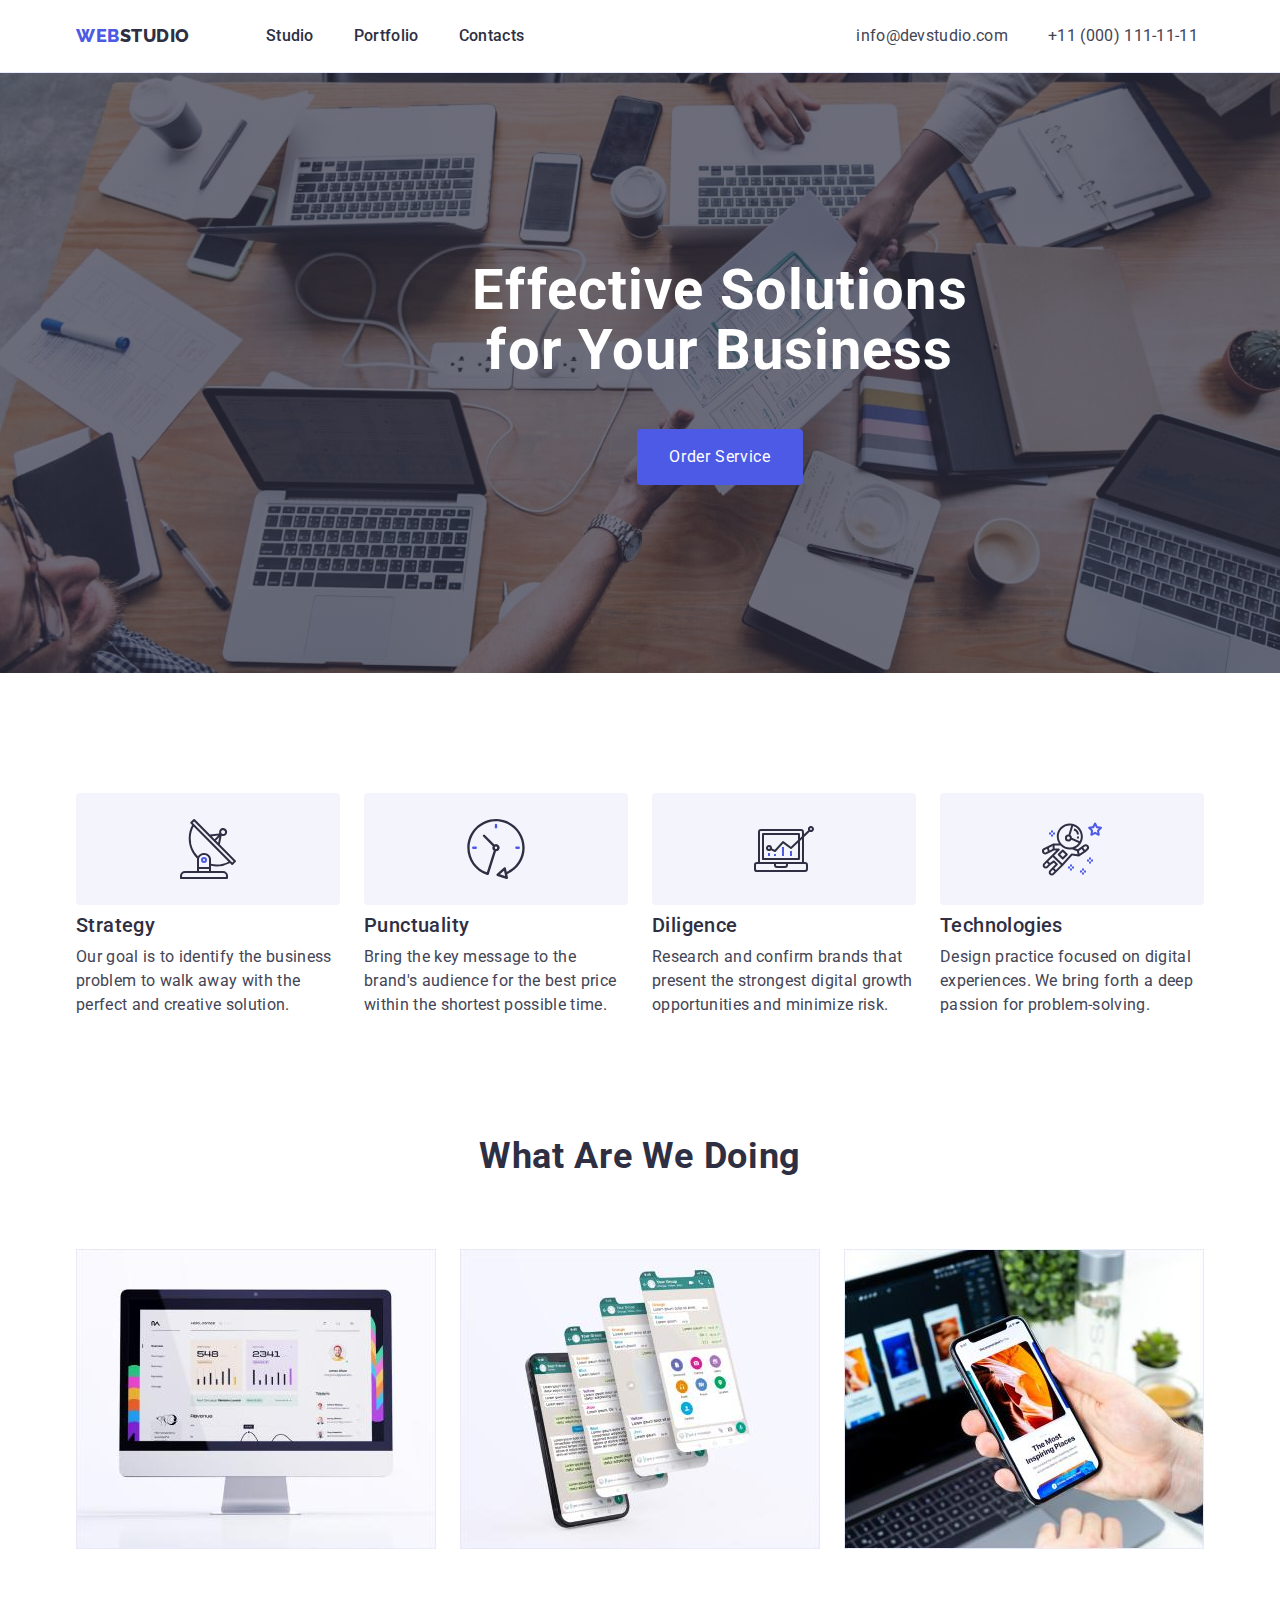
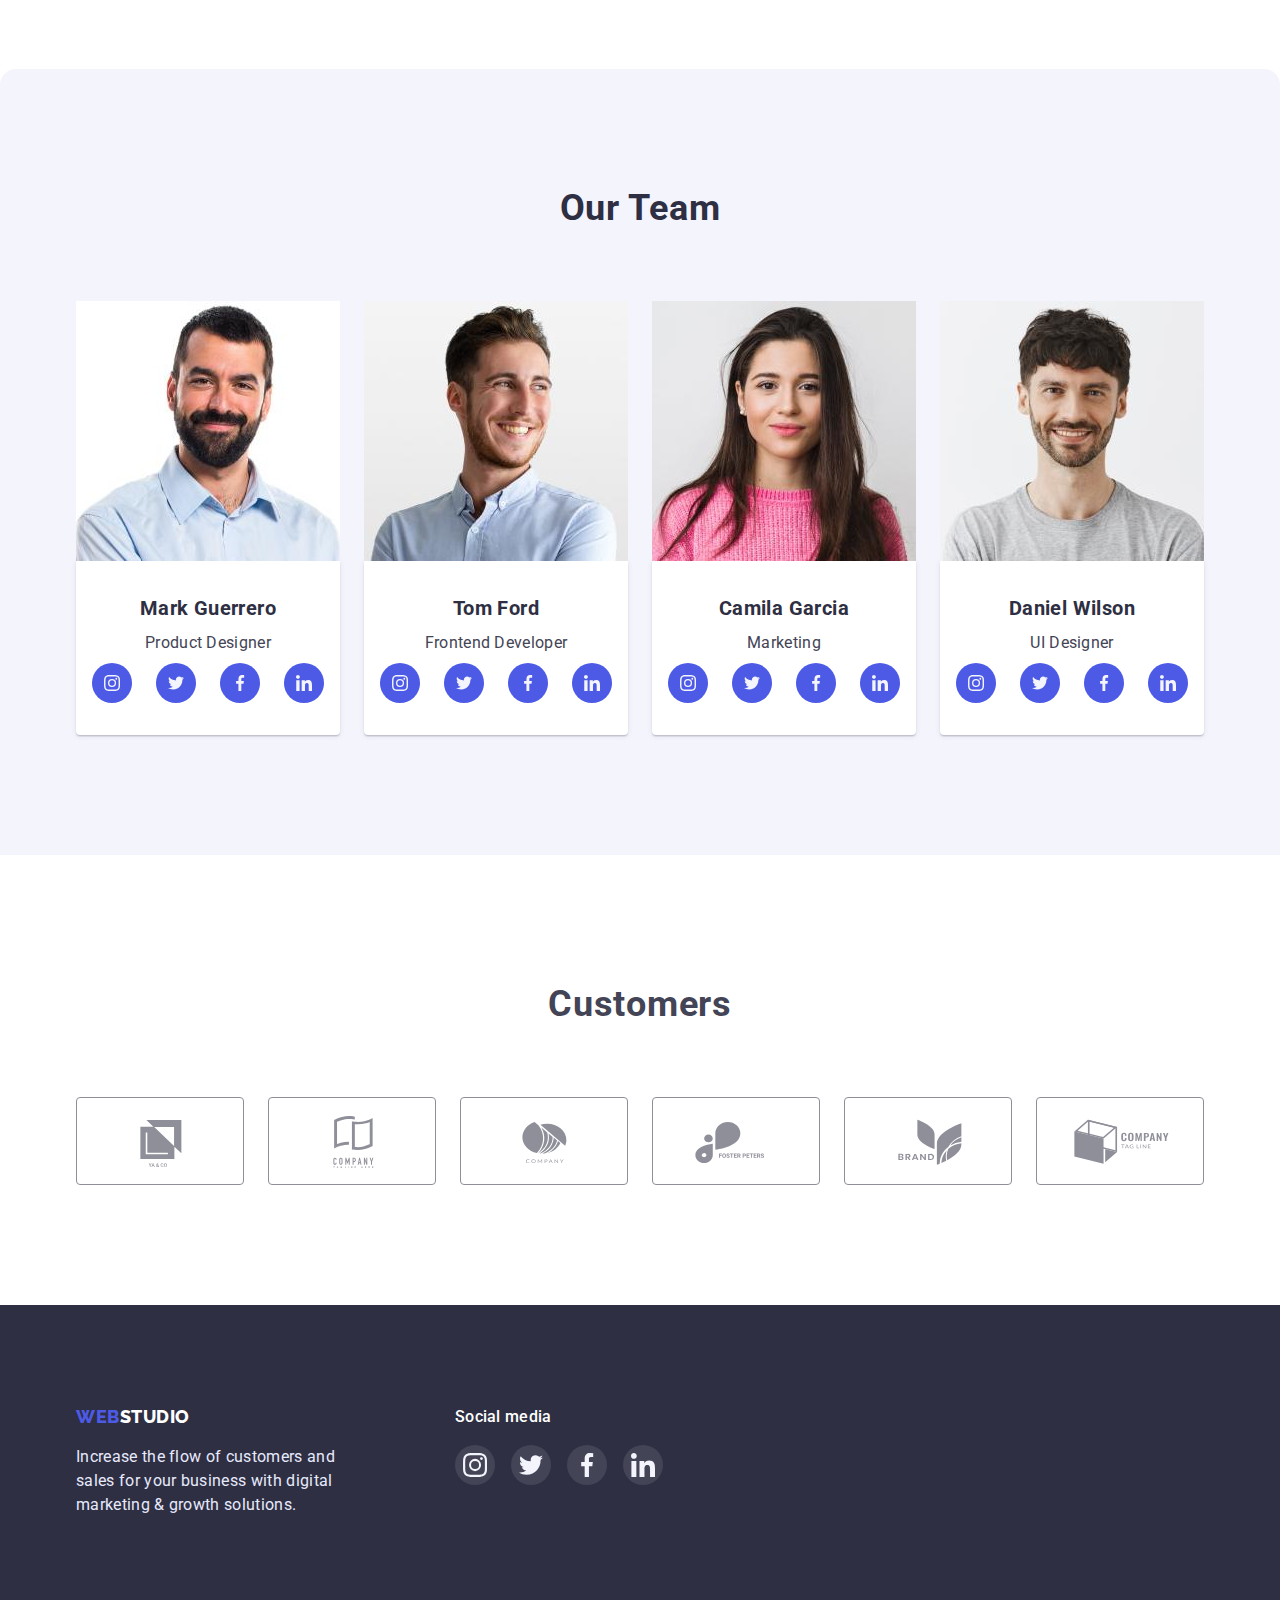
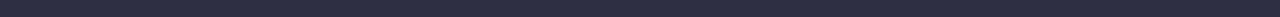
<file: index.html>
<!DOCTYPE html>
<html lang="en">
  <head>
    <meta charset="UTF-8" />
    <meta
      http-equiv="X-UA-Compatible"
      content="IE=edge"
    />
    <meta
      name="viewport"
      content="width=device-width, initial-scale=1.0"
    />
    <title>WEBSTUDIO</title>
    <link
      href="https://fonts.googleapis.com/css2?family=Raleway:wght@800&family=Roboto:wght@400;500;700;900&display=swap"
      rel="stylesheet"
    />
    <link
      href="//cdnjs.cloudflare.com/ajax/libs/modern-normalize/1.1.0/modern-normalize.min.css"
      rel="stylesheet"
    />
    <link
      rel="stylesheet"
      href="./css/styles.css"
    />
  </head>
  <body>
    <!-- Header sectionn -->
    <header class="header-section">
      <div class="container">
        <div class="header-list">
          <nav class="nav-section">
            <a
              class="logo"
              href="./index.html"
              ><span class="accent">Web</span
              ><span class="end-logo">Studio</span></a
            >
            <ul class="nav-list">
              <li class="nav-item">
                <a
                  href="./index.html"
                  class="link"
                  >Studio</a
                >
              </li>
              <li class="nav-item">
                <a
                  href="./portfolio.html"
                  class="link"
                  >Portfolio</a
                >
              </li>
              <li class="nav-item">
                <a
                  href="contacts"
                  class="link"
                  >Contacts</a
                >
              </li>
            </ul>
            <address class="contact-section">
              <ul class="list-link">
                <li>
                  <a
                    href="mailto:info@devstudio.com"
                    class="link-primary"
                    >info@devstudio.com</a
                  >
                </li>
                <li>
                  <a
                    href="tel:+110001111111"
                    class="link-secondary"
                    >+11 (000) 111-11-11</a
                  >
                </li>
              </ul>
            </address>
          </nav>
        </div>
      </div>
    </header>
    <!-- End of header -->

    <!-- Main section -->
    <main class="main-section">
      <!-- Hero section-->
      <section class="hero-section">
        <div class="container">
          <h1 class="hero-title">Effective Solutions<br />for Your Business</h1>
          <button
            type="button"
            class="button"
          >
            Order Service
          </button>
        </div>
      </section>
      <!-- Feutures section -->
      <section class="features-section">
        <div class="container">
          <h2
            hidden
            class="visually-hidden-title"
          >
            Оur Features
          </h2>
          <ul class="features-list list">
            <li class="features-item">
              <div class="features-icon-box">
                <svg class="features-icon">
                  <use href="./images/icons.svg#icon-antenna-1-1"></use>
                </svg>
              </div>
              <h3 class="feature-subtitle">Strategy</h3>
              <p class="text">
                Our goal is to identify the business problem to walk away with
                the perfect and creative solution.
              </p>
            </li>
            <li>
              <div class="features-icon-box">
                <svg class="features-icon">
                  <use href="./images/icons.svg#icon-clock-1-1"></use>
                </svg>
              </div>
              <h3 class="feature-subtitle">Punctuality</h3>
              <p class="text">
                Bring the key message to the brand's audience for the best price
                within the shortest possible time.
              </p>
            </li>
            <li>
              <div class="features-icon-box">
                <svg class="features-icon">
                  <use href="./images/icons.svg#icon-diagram-1-1"></use>
                </svg>
              </div>
              <h3 class="feature-subtitle">Diligence</h3>
              <p class="text">
                Research and confirm brands that present the strongest digital
                growth opportunities and minimize risk.
              </p>
            </li>
            <li>
              <div class="features-icon-box">
                <svg class="features-icon">
                  <use href="./images/icons.svg#icon-astronaut-1-1"></use>
                </svg>
              </div>
              <h3 class="feature-subtitle">Technologies</h3>
              <p class="text">
                Design practice focused on digital experiences. We bring forth a
                deep passion for problem-solving.
              </p>
            </li>
          </ul>
        </div>
      </section>
      <!-- Mission section -->
      <section class="mission-section">
        <div class="container">
          <h2 class="mission-title">What are we doing</h2>
          <ul class="mission-list">
            <li class="mission-list-item">
              <img
                src="./images/monitor.jpg"
                alt="monitor apple"
                width="360"
              />
            </li>
            <li class="mission-list-item">
              <img
                src="./images/gadget.jpg"
                alt="phone"
                width="360"
              />
            </li>
            <li class="mission-list-item">
              <img
                src="./images/laptop.jpg"
                alt="notebook"
                width="360"
              />
            </li>
          </ul>
        </div>
      </section>
      <!-- Team section -->
      <section class="team-section">
        <div class="container">
          <h2 class="team-title">Our Team</h2>
          <ul class="team-list">
            <li class="card">
              <img
                src="./images/mark_guerrero.jpg"
                alt="Mark Guerrero"
                width="264"
              />
              <div class="form-card">
                <h3 class="team-subtitle">Mark Guerrero</h3>
                <p class="text-description">Product Designer</p>
                <ul class="team-link-list">
                  <li class="team-link-item">
                    <a class="team-icon-box">
                      <svg class="team-icon" width="16" height="16">
                        <use href="./images/icons.svg#icon-instagram-2-1"></use>
                      </svg>
                    </a>
                  </li>
                  <li class="team-link-item">
                    <a class="team-icon-box">
                      <svg class="team-icon">
                        <use href="./images/icons.svg#icon-twitter-1-1"></use>
                      </svg>
                    </a>
                  </li>
                  <li class="team-link-item">
                    <a class="team-icon-box">
                      <svg class="team-icon">
                        <use href="./images/icons.svg#icon-facebook-1-1"></use>
                      </svg>
                    </a>
                  </li>
                  <li class="team-link-item">
                    <a class="team-icon-box">
                      <svg class="team-icon">
                        <use href="./images/icons.svg#icon-linkedin-1-1"></use>
                      </svg>
                    </a>
                  </li>
                </ul>
              </div>
            </li>
            <li>
              <img
                src="./images/tom_ford.jpg"
                alt="Tom Ford"
                width="264"
              />
              <div class="form-card">
                <h3 class="team-subtitle">Tom Ford</h3>
                <p class="text-description">Frontend Developer</p>
                <ul class="team-link-list">
                  <li class="team-link-item">
                    <a class="team-icon-box">
                      <svg class="team-icon">
                        <use href="./images/icons.svg#icon-instagram-2-1"></use>
                      </svg>
                    </a>
                  </li>
                  <li class="team-link-item">
                    <a class="team-icon-box">
                      <svg class="team-icon">
                        <use href="./images/icons.svg#icon-twitter-1-1"></use>
                      </svg>
                    </a>
                  </li>
                  <li class="team-link-item">
                    <a class="team-icon-box">
                      <svg class="team-icon">
                        <use href="./images/icons.svg#icon-facebook-1-1"></use>
                      </svg>
                    </a>
                  </li>
                  <li class="team-link-item">
                    <a class="team-icon-box">
                      <svg class="team-icon">
                        <use href="./images/icons.svg#icon-linkedin-1-1"></use>
                      </svg>
                    </a>
                  </li>
              </div>
            </li>
            <li>
              <img
                src="./images/camila_garcia.jpg"
                alt="Camila garcia"
                width="264"
              />
              <div class="form-card">
                <h3 class="team-subtitle">Camila Garcia</h3>
                <p class="text-description">Marketing</p>
                <ul class="team-link-list">
                  <li class="team-link-item">
                    <a class="team-icon-box">
                      <svg class="team-icon">
                        <use href="./images/icons.svg#icon-instagram-2-1"></use>
                      </svg>
                    </a>
                  </li>
                  <li class="team-link-item">
                    <a class="team-icon-box">
                      <svg class="team-icon">
                        <use href="./images/icons.svg#icon-twitter-1-1"></use>
                      </svg>
                    </a>
                  </li>
                  <li class="team-link-item">
                    <a class="team-icon-box">
                      <svg class="team-icon">
                        <use href="./images/icons.svg#icon-facebook-1-1"></use>
                      </svg>
                    </a>
                  </li>
                  <li class="team-link-item">
                    <a class="team-icon-box">
                      <svg class="team-icon">
                        <use href="./images/icons.svg#icon-linkedin-1-1"></use>
                      </svg>
                    </a>
                  </li>
              </div>
            </li>
            <li>
              <img
                src="./images/daniel_wilson.jpg"
                alt="Daniel Wilson"
                width="264"
              />
              <div class="form-card">
                <h3 class="team-subtitle">Daniel Wilson</h3>
                <p class="text-description">UI Designer</p>
                <ul class="team-link-list">
                  <li class="team-link-item">
                    <a class="team-icon-box">
                      <svg class="team-icon">
                        <use href="./images/icons.svg#icon-instagram-2-1"></use>
                      </svg>
                    </a>
                  </li>
                  <li class="team-link-item">
                    <a class="team-icon-box">
                      <svg class="team-icon">
                        <use href="./images/icons.svg#icon-twitter-1-1"></use>
                      </svg>
                    </a>
                  </li>
                  <li class="team-link-item">
                    <a class="team-icon-box">
                      <svg class="team-icon">
                        <use href="./images/icons.svg#icon-facebook-1-1"></use>
                      </svg>
                    </a>
                  </li>
                  <li class="team-link-item">
                    <a class="team-icon-box">
                      <svg class="team-icon">
                        <use href="./images/icons.svg#icon-linkedin-1-1"></use>
                      </svg>
                    </a>
                  </li>
              </div>
            </li>
          </ul>
        </div>
      </section>
      <section class="сustomers">
        <div class="container">
          <h2 class="customers-title">Customers</h2>
          <ul class="customers-list">
            <li class="customers-item"><a href="" class="customers-link">
              <svg class="icon" width="104" height="56">
                <use href="./images/icons.svg#icon-Logo-6"></use>
              </svg>
            </a>
          </li>
          <li class="customers-item"><a href="" class="customers-link">
              <svg class="icon" width="104" height="56">
                <use href="./images/icons.svg#icon-Logo-1-1"></use>
              </svg>
            </a>
          </li>
          <li class="customers-item"><a href="" class="customers-link">
              <svg class="icon" width="104" height="56">
                <use href="./images/icons.svg#icon-Logo-2-1"></use>
              </svg>
            </a>
          </li>
          <li class="customers-item"><a href="" class="customers-link">
              <svg class="icon" width="104" height="56">
                <use href="./images/icons.svg#icon-Logo-3-1"></use>
              </svg>
            </a>
          </li>
          <li class="customers-item"><a href="" class="customers-link">
              <svg class="icon" width="104" height="56">
                <use href="./images/icons.svg#icon-Logo-4-1"></use>
              </svg>
            </a>
          </li>
          <li class="customers-item"><a href="" class="customers-link">
              <svg class="icon" width="104" height="56">
                <use href="./images/icons.svg#icon-Logo-5-1"></use>
              </svg>
            </a>
          </li>
          </ul>
        </div>
      </section>
    </main>
    <!-- End of main section -->

    <!-- Footer section-->
    <footer class="footer-logo-section">
      <div class="container flex-container">
        <div class="footer-content-primary">
        <a
          class="logo second-logo"
          href="./index.html"
          ><span class="accent">Web</span
          ><span class="footer-logo">Studio</span></a
        >
        <p class="text-logo">
          Increase the flow of customers and <br />
          sales for your business with digital <br />
          marketing & growth solutions.
        </p>
        </div>
        <div class="footer-content-social">
          <p class="footer-social-text">Social media</p>
          <ul class="footer-social-list">
          <li class="footer-social-item">
              <a href="" class="footer-social-icon-box">
                <svg class="footer-social-icon" width="24" height="24">
                  <use href="./images/icons.svg#icon-instagram-2-1">
                  </use>
                </svg>
              </a>
            </li>
            <li class="footer-social-item">
              <a href="" class="footer-social-icon-box">
                <svg class="footer-social-icon" width="24" height="24">
                  <use href="./images/icons.svg#icon-twitter-1-1">
                  </use>
                </svg>
              </a>
            </li>
            <li class="footer-social-item">
              <a href="" class="footer-social-icon-box">
                <svg class="footer-social-icon" width="24" height="24">
                  <use href="./images/icons.svg#icon-facebook-1-1">
                  </use>
                </svg>
              </a>
            </li>
            <li class="footer-social-item">
              <a href="" class="footer-social-icon-box">
                <svg class="footer-social-icon" width="24" height="24">
                  <use href="./images/icons.svg#icon-linkedin-1-1">
                  </use>
                </svg>
              </a>
            </li>
          </ul>
        </div>
      </div>
    </footer>
  </body>
</html>
</file>
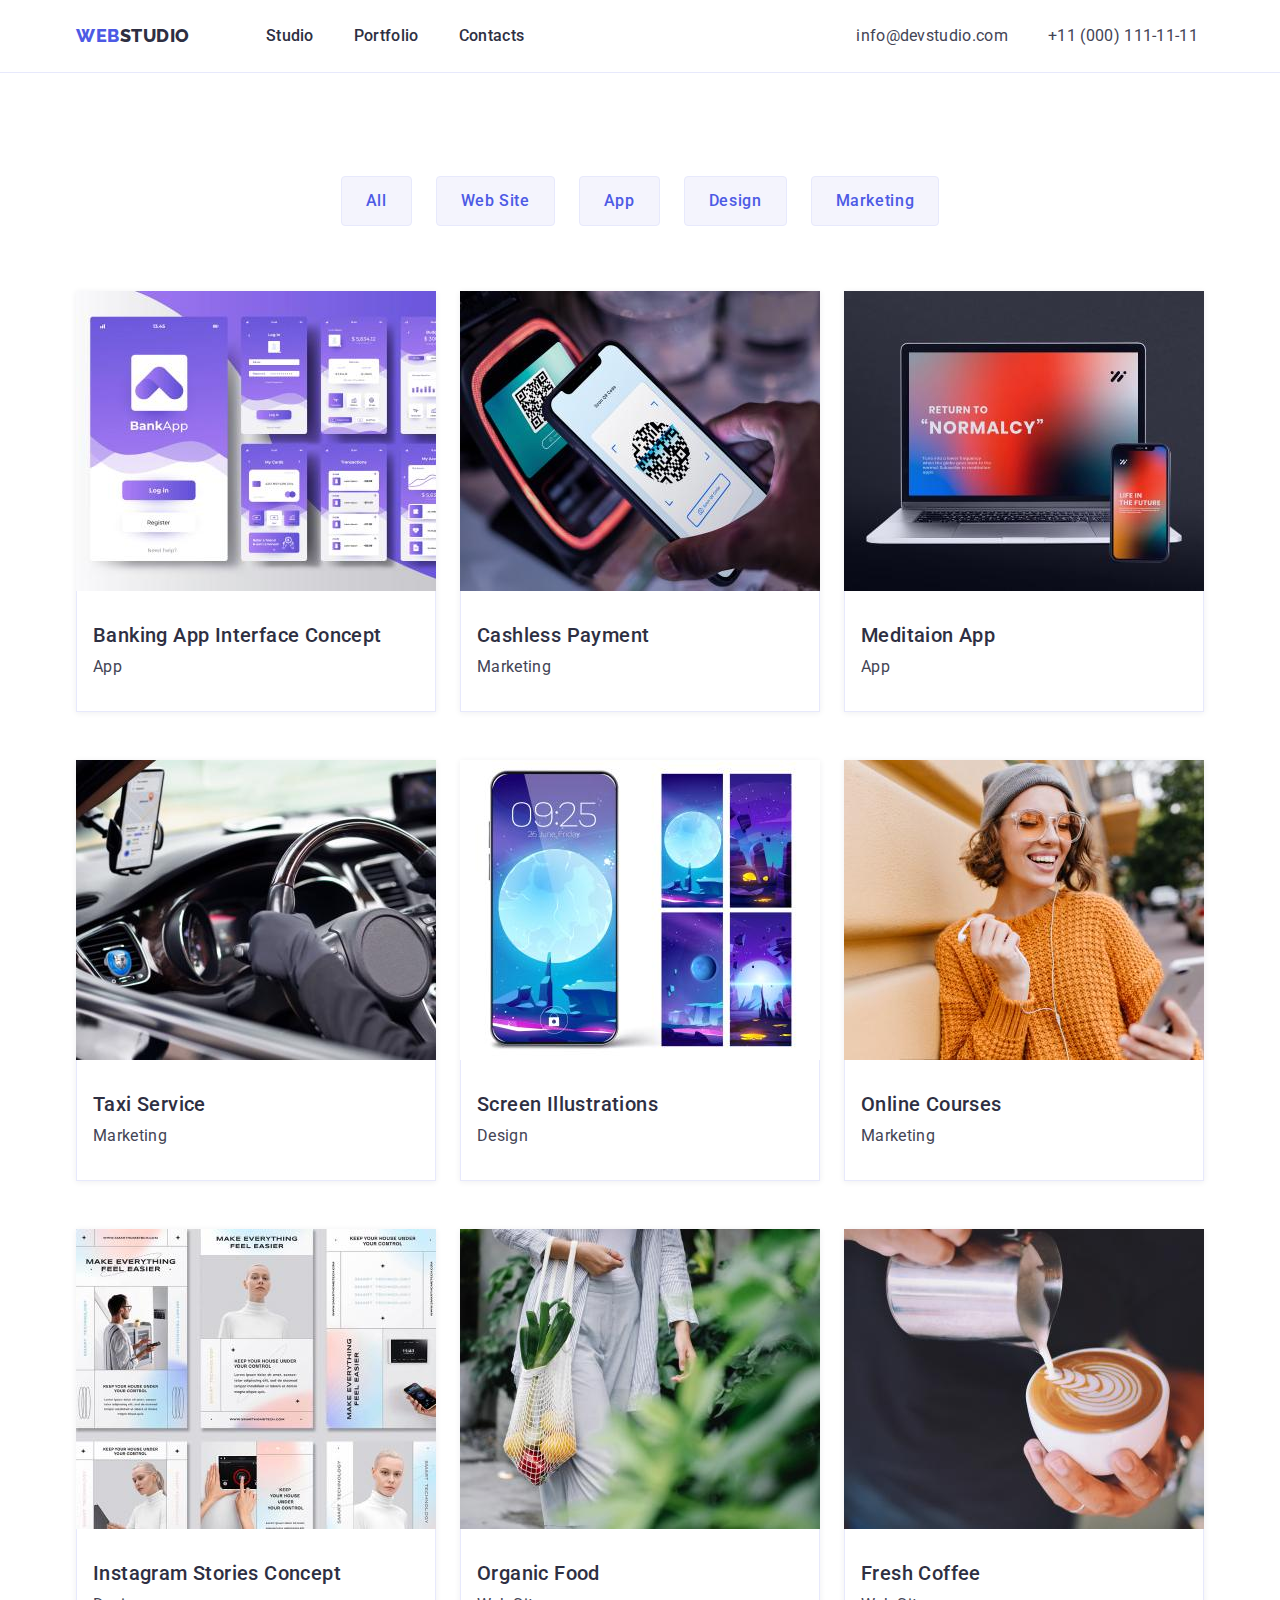
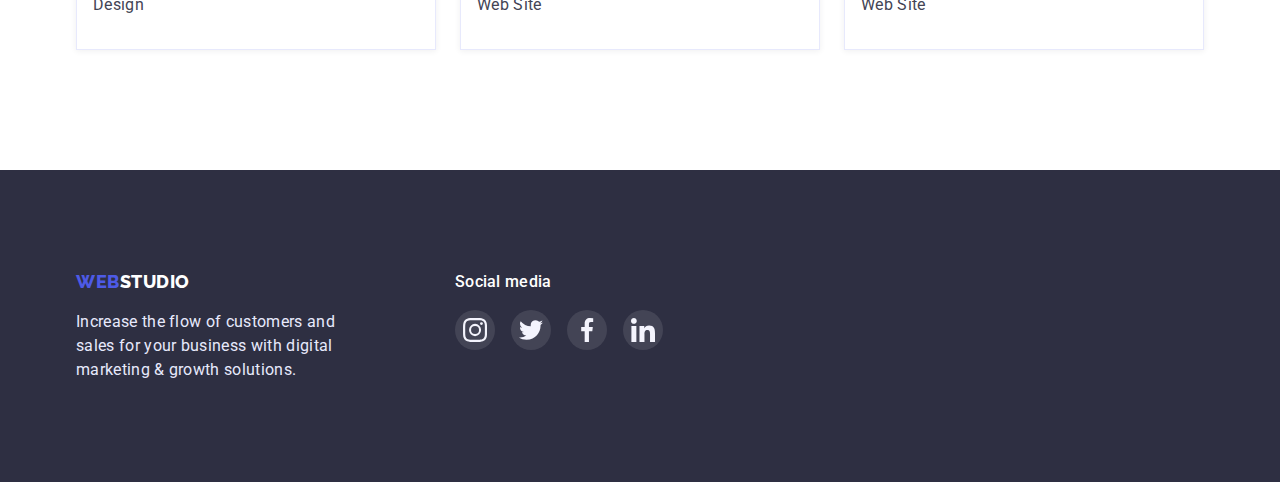
<file: portfolio.html>
<!DOCTYPE html>
<html lang="en">
  <head>
    <meta charset="UTF-8" />
    <meta
      http-equiv="X-UA-Compatible"
      content="IE=edge"
    />
    <meta
      name="viewport"
      content="width=device-width, initial-scale=1.0"
    />
    <title>WebStudio</title>
    <link
      href="https://fonts.googleapis.com/css2?family=Raleway:wght@800&family=Roboto:wght@400;500;700;900&display=swap"
      rel="stylesheet"
    />
    <link
      href="//cdnjs.cloudflare.com/ajax/libs/modern-normalize/1.1.0/modern-normalize.min.css"
      rel="stylesheet"
    />
    <link
      rel="stylesheet"
      href="./css/styles.css"
    />
  </head>
  <body>
    <!-- Header sectionn -->
    <header class="header-section">
      <div class="container">
        <div class="header-list">
          <nav class="nav-section">
            <a
              class="logo"
              href="./index.html"
              ><span class="accent">Web</span
              ><span class="end-logo">Studio</span></a
            >
            <ul class="nav-list">
              <li class="nav-item">
                <a
                  href="./index.html"
                  class="link"
                  >Studio</a
                >
              </li>
              <li class="nav-item">
                <a
                  href="./portfolio.html"
                  class="link"
                  >Portfolio</a
                >
              </li>
              <li class="nav-item">
                <a
                  href="contacts"
                  class="link"
                  >Contacts</a
                >
              </li>
            </ul>
            <address class="contact-section">
              <ul class="list-link">
                <li>
                  <a
                    href="mailto:info@devstudio.com"
                    class="link-primary"
                    >info@devstudio.com</a
                  >
                </li>
                <li>
                  <a
                    href="tel:+110001111111"
                    class="link-secondary"
                    >+11 (000) 111-11-11</a
                  >
                </li>
              </ul>
            </address>
          </nav>
        </div>
      </div>
    </header>
    <main>
      <section class="nav-page-section">
      <div class="container">
        <!-- hidden h1 -->
        <h1 class="visually-hidden-work-title">Navigation of the page</h1>
        <ul class="nav-button-list">
          <li>
            <button type="button" class="button-item">All</button>
          </li>
          <li>
             <button type="button" class="button-item">Web Site</button>
          </li>
          <li>
            <button type="button" class="button-item">App</button>
          </li>
          <li>
            <button type="button" class="button-item"> Design</button>
          </li>
          <li>
            <button type="button" class="button-item">Marketing</button>
          </li>
        </ul>
        <ul class="achivement-list">
          <li class="achivement-list-item">
            <a class="item-link" href="">
              <img
                src="./images/img1.jpg"
                alt="Banking app"
                width="360"/>
              <div class="form-cards">
              <h2 class="achivement-title">Banking App Interface Concept</h2>
              <p class="achivement-text">App</p>
            </div>
             </a>
          </li>
          <li class="achivement-list-item">
            <a class="item-link" href="">
              <img
                src="./images/img2.jpg"
                alt="Cashless Payment"
                width="360"/>
              <div class="form-cards">
              <h2 class="achivement-title">Cashless Payment</h2>
              <p class="achivement-text">Marketing</p>
            </div>
            </a>
          </li>
          <li class="achivement-list-item">
            <a class="item-link" href="">
              <img
                src="./images/img3.jpg"
                alt="Meditaion App"
                width="360"/>
              <div class="form-cards">
              <h2 class="achivement-title">Meditaion App</h2>
              <p class="achivement-text">App</p>
            </div>
            </a>
          </li>
          <li class="achivement-list-item">
            <a
              class="item-link"
              href="">
              <img
                src="./images/img4.jpg"
                alt="Taxi Service"
                width="360"/>
              <div class="form-cards">
              <h2 class="achivement-title">Taxi Service</h2>
              <p class="achivement-text">Marketing</p>
            </div>
            </a>
          </li>
          <li class="achivement-list-item">
            <a class="item-link" href="">
              <img
                src="./images/img5.jpg"
                alt="Screen phone Illustrations"
                width="360"/>
              <div class="form-cards">
              <h2 class="achivement-title">Screen Illustrations</h2>
              <p class="achivement-text">Design</p>
            </div>
            </a>
          </li>
          <li class="achivement-list-item">
            <a
              class="item-link" href="">
              <img
                src="./images/img6.jpg"
                alt="Smiling girl"
                width="360"/>
              <div class="form-cards">
              <h2 class="achivement-title">Online Courses</h2>
              <p class="achivement-text">Marketing</p>
            </div>
            </a>
          </li>
          <li class="achivement-list-item">
            <a
              class="item-link" href="">
              <img
                src="./images/img7.jpg"
                alt="Instagram Stories Concept"
                width="360"/>
              <div class="form-cards">
              <h2 class="achivement-title">Instagram Stories Concept</h2>
              <p class="achivement-text">Design</p>
            </div>
            </a>
          </li>
          <li class="achivement-list-item">
            <a class="item-link" href="">
              <img
                src="./images/img8.jpg"
                alt="silhouette of a girl with a bag of vegetables"
                width="360"/>
              <div class="form-cards">
              <h2 class="achivement-title">Organic Food</h2>
              <p class="achivement-text">Web Site</p>
            </div>
            </a>
          </li>
          <li class="achivement-list-item">
            <a class="item-link" href="">
              <img
                src="./images/img9.jpg"
                alt="a cup of coffee"
                width="360"/>
              <div class="form-cards">
              <h2 class="achivement-title">Fresh Coffee</h2>
              <p class="achivement-text">Web Site</p>
            </div>
            </a>
          </li>
        </ul>
      </div>
      </section>
    </main>
    <!-- Footer section-->
     <footer class="footer-logo-section">
      <div class="container flex-container">
        <div class="footer-content-primary">
        <a
          class="logo second-logo"
          href="./index.html"
          ><span class="accent">Web</span
          ><span class="footer-logo">Studio</span></a
        >
        <p class="text-logo">
          Increase the flow of customers and <br />
          sales for your business with digital <br />
          marketing & growth solutions.
        </p>
        </div>
        <div class="footer-content-social">
          <p class="footer-social-text">Social media</p>
          <ul class="footer-social-list">
          <li class="footer-social-item">
              <a href="" class="footer-social-icon-box">
                <svg class="footer-social-icon" width="24" height="24">
                  <use href="./images/icons.svg#icon-instagram-2-1">
                  </use>
                </svg>
              </a>
            </li>
            <li class="footer-social-item">
              <a href="" class="footer-social-icon-box">
                <svg class="footer-social-icon" width="24" height="24">
                  <use href="./images/icons.svg#icon-twitter-1-1">
                  </use>
                </svg>
              </a>
            </li>
            <li class="footer-social-item">
              <a href="" class="footer-social-icon-box">
                <svg class="footer-social-icon" width="24" height="24">
                  <use href="./images/icons.svg#icon-facebook-1-1">
                  </use>
                </svg>
              </a>
            </li>
            <li class="footer-social-item">
              <a href="" class="footer-social-icon-box">
                <svg class="footer-social-icon" width="24" height="24">
                  <use href="./images/icons.svg#icon-linkedin-1-1">
                  </use>
                </svg>
              </a>
            </li>
          </ul>
        </div>
      </div>
    </footer>
  </body>
</html>
</file>
<file: css/styles.css>
:root {
  --primary-white-color: #ffffff;
  --primary-text-color: #434455;
  --title-text-color: #2e2f42;
  --accent-color: #4d5ae5;
  --background-white-color: #e5e5e5;
  --seconday-white-color: #f4f4fd;
  --pressed-color: #404bbf;
  --button-border: #e7e9fc;
}

/* -------------------------------------reset styles-------------------------------------- */

*,
*::before,
*::after {
  box-sizing: border-box;
}

h1,
h2,
h3,
h4,
p {
  margin-top: 0;
  margin-bottom: 0;
}

ul {
  list-style: none;
  margin-top: 0;
  margin-bottom: 0;
  padding-left: 0;
}

a {
  text-decoration: none;
}

img {
  display: block;
  width: 100%;
  height: auto;
}

button {
  cursor: pointer;
}
/* ------------------------------------------------------------------------------------ */
body {
  font-family: "Roboto", sans-serif;
  color: var(--primary-text-color);
  background-color: var(--primary-white-color);
  letter-spacing: 0.02em;
  border: 2px;
}
/* ------------------------------------------------------------------------------------ */
.container {
  padding-top: 120px;
  padding-bottom: 120px;
  max-width: 1158px;
  margin: 0 auto;
  padding: 0 15px;
}

/* -------------------------------------Navigation section--------------------------------- */
.header-section {
  background: var(--primary-white-color);
  border-bottom: 1px solid var(--button-border);
}
.container {
  margin: 0 auto;
  padding: 0 15px;
}
.header-list {
  display: flex;
  justify-content: space-between;
}
.nav-section {
  display: flex;
  align-items: center;
}
.nav-list {
  display: flex;
  align-items: center;
  list-style: none;
}
.list-link {
  display: flex;
  align-items: center;
  list-style: none;
}
.contact-section {
  margin-left: 332px;
}

.logo {
  accent-color: var(--accent-color);
  font-family: "Raleway", sans-serif;
  font-weight: 800;
  font-size: 18px;
  line-height: 1.33;
  letter-spacing: 0.03em;
  text-transform: uppercase;
  text-decoration: none;
  margin-right: 76px;
  padding-top: 24px;
  padding-bottom: 24px;
}
.end-logo {
  color: var(--title-text-color);
}
.nav-list > .nav-item:not(:last-child) {
  margin-right: 40px;
}
.nav-list a:hover,
.nav-list a:focus {
  color: var(--accent-color);
}
.nav-item {
  text-decoration: none;
  font-weight: 500;
  font-size: 16;
  line-height: 1.5;
  color: var(--title-text-color);
}
.link {
  color: var(--title-text-color);
  text-decoration: none;
  font-weight: 500;
  font-size: 16px;
  line-height: 1.5;
  letter-spacing: 0.02em;
  padding-top: 24px;
  padding-bottom: 24px;
}

.link-primary,
.link-secondary {
  display: block;
  color: var(--primary-text-color);
  font-style: normal;
  font-weight: 400;
  font-size: 16px;
  line-height: 1.5;
  letter-spacing: 0.02em;
  padding-top: 24px;
  padding-bottom: 24px;
}
.link-secondary {
  margin-left: 40px;
}
.list-link a:hover,
.list-link a:focus {
  color: var(--accent-color);
}
/*---------------------------------------- Main Section------------------------------------------ */
.hero-section {
  text-align: center;
  padding-top: 188px;
  padding-bottom: 188px;
  background-image: linear-gradient(
      rgba(46, 47, 66, 0.7),
      rgba(46, 47, 66, 0.7)
    ),
    url("../images/people-office.jpg");
  background-repeat: no-repeat;
  background-position: center;
  background-size: contain;
  width: 1440px;
  height: 600px;
  margin: 0 auto;
}
.container {
  width: 1158px;
  margin: 0 auto;
  padding: 0 15px;
}

.hero-title {
  display: block;
  margin-bottom: 48px;
  font-size: 56px;
  line-height: 1.07;
  letter-spacing: 0.02em;
  color: var(--primary-white-color);
}
.button {
  background: var(--accent-color);
  border-radius: 4px;
  border: transparent;
  font-family: inherit;
  font-size: 16px;
  display: block;
  padding: 16px 32px;
  margin: 0 auto;
  line-height: 1.5;
  display: block;
  align-items: center;
  letter-spacing: 0.04em;
  color: var(--primary-white-color);
  cursor: pointer;
}
.button:hover,
.button:focus {
  display: block;
  flex-direction: row;
  align-items: flex-start;
  background: var(--pressed-color);
  box-shadow: 0px 4px 4px rgba(0, 0, 0, 0.15);
  border-radius: 4px;
}
/* -----------------------------------------Feutures section--------------------------------------- */

.features-section {
  padding-top: 120px;
  padding-bottom: 120px;
  text-align: center;
}
.container {
}
.visually-hidden-title {
  position: absolute;
  white-space: nowrap;
  width: 1px;
  height: 1px;
  overflow: hidden;
  border: 0;
  padding: 0;
  clip: rect(0 0 0 0);
  clip-path: inset(50%);
  margin: -1px;
}
.features-list {
  text-align: left;
  display: flex;
  justify-content: space-between;
  margin: 0;
  padding: 0;
}

.features-item {
  width: calc((100% - 72px) / 4);
  flex-grow: 0;
}
.features-item::before {
  display: block;
  content: "";
  background-size: contain;
  background-repeat: no-repeat;
  background-position: center;
  background-color: #fff;
}

.features-icon-box {
  box-sizing: border-box;
  width: 264px;
  height: 112px;
  margin-bottom: 8px;
  display: flex;
  justify-content: center;
  border-radius: 4px;
  background: var(--seconday-white-color);
}

.features-icon {
  height: 64px;
  width: 60px;
  margin-left: 102px;
  margin-right: 102px;
  margin-top: 24px;
  margin-bottom: 24px;
}

.features-item:not(:last-child) {
  margin-top: 0 24px 0 0;
}
.feature-subtitle {
  color: var(--title-text-color);
  font-weight: 500;
  width: 264px;
  font-size: 20px;
  line-height: 1.2;
  letter-spacing: 0.02em;
  margin-bottom: 8px;
}
.text {
  color: var(--primary-text-color);
  width: 264px;
  font-size: 16px;
  line-height: 1.5;
  letter-spacing: 0.02em;
}

/*------------------------ Mission section----------------  */
.mission-section {
  padding-bottom: 120px;
}

.mission-title {
  padding-bottom: 72px;
  text-align: center;
  font-size: 36px;
  line-height: 1.11;
  letter-spacing: 0.02em;
  text-transform: capitalize;
  color: var(--title-text-color);
}
.mission-list {
  display: flex;
  flex-wrap: wrap;
  column-gap: 24px;
  list-style: none;
}
.mission-list-item {
  padding-bottom: 120px;
  flex-basis: calc((100% - 2 * 24px) / 3);
  box-sizing: border-box;
  width: 360px;
  height: 300px;
}
/*--------------------------- Team section--------------- */
.team-section {
  padding-top: 120px;
  padding-bottom: 120px;
  background: var(--primary-white-color);
  border-radius: 16px 16px 0px 0px;
  background-color: var(--seconday-white-color);
}
.team-title {
  margin-bottom: 72px;
  text-align: center;
  font-size: 36px;
  line-height: 1.11;
  letter-spacing: 0.02em;
  text-transform: capitalize;
  color: var(--title-text-color);
}
.team-list {
  display: flex;
  gap: 24px;
  list-style: none;
}
.team-list > .card {
  border-radius: 0px 0px 4px 4px;
}
.team-list > .card:last-child {
  margin-right: 0;
}

.card {
  display: block;
  max-width: 100%;
  height: auto;
  flex-basis: calc((100% - 3 * 24px) / 4);
  width: 264px;
}
.form-card {
  padding: 32px 16px;
  border-radius: 0px 0px 4px 4px;
  background: var(--primary-white-color);
  box-shadow: 0px 1px 6px rgba(46, 47, 66, 0.08), 0px 1px 1px rgba(46, 47, 66, 0.16), 0px 2px 1px rgba(46, 47, 66, 0.08);
}
.team-subtitle {
  margin-bottom: 8px;
  text-align: center;
  font-size: 20px;
  line-height: 1.5;
  letter-spacing: 0.02em;
  color: var(--title-text-color);
}
.text-description {
  text-align: center;
  font-size: 16px;
  line-height: 1.5;
  letter-spacing: 0.02em;
  color: var(--primary-text-color);
}
.team-link-list {
  display: flex;
  justify-content: center;
  gap: 24px;
  padding-top: 8px;
}
.team-link-item {
  width: 40px;
  height: 40px;
}

.team-icon-box {
  width: 100%;
  height: 100%;
  border-radius: 50%;
  display: flex;
  background-color: var(--accent-color);
  align-items: center;
  justify-content: center;
  
}
.team-icon-box:hover,
.team-icon-box:focus {
  background-color: var(--pressed-color);
  cursor: pointer;
}
.team-icon {
  width: 16px;
  height: 16px;
}
/* ------------------------------Customers----------------- */
.сustomers {
  padding-top: 130px;
  padding-bottom: 120px;
}
.customers-title {
  font-family: "Roboto";
  font-style: normal;
  font-weight: 700;
  font-size: 36px;
  line-height: 1.11;
  text-align: center;
  letter-spacing: 0.02em;
  margin-bottom: 72px;
}
.customers-list {
  display: flex;
  gap: 24px;
}
.customers-item {
  width: 168px;
  height: 88px;
}
.customers-link {
  width: 100%;
  height: 100%;
  border: 1px solid #8e8f99;
  display: flex;
  align-items: center;
  justify-content: center;
  border-radius: 4px;
}

.icon {
  fill: #8e8f99;
}
.icon:hover,
.icon:focus {
  fill: var(--pressed-color);
}
.customers-link:hover,
.customers-link:focus {
  border-color: var(--pressed-color);
}
.customers-link:hover .icon {
  fill: var(--pressed-color);
}

/* ------------------------------Footer-------------------- */
.footer-logo-section {
  background: var(--title-text-color);
  padding-top: 100px;
  padding-bottom: 100px;
}
.footer-content-primary {
 display: ;
}
.logo {
  display: block;
  accent-color: var(--accent-color);
  font-family: "Raleway", sans-serif;
  font-weight: 800;
  font-size: 18px;
  line-height: 1.33;
  letter-spacing: 0.03em;
  text-transform: uppercase;
  color: var(--accent-color);
  text-decoration: none;
  padding-top: 0;
  padding-bottom: 0;
}
.second-logo {
  margin-bottom: 16px;
}

.footer-logo {
  color: var(--primary-white-color);
}
.text-logo {
  display: block;
  font-size: 16px;
  line-height: 1.5;
  letter-spacing: 0.02em;
  color: var(--button-border);
}
/* --------------------------------------------second container for social-media--------- */
.flex-container {
  display: flex;
}

.footer-content-social {
  margin-left: 120px;
}
.footer-social-list {
  gap:16px;
  display: flex;
}
 
.footer-social-item {
  display: flex;
  justify-items: center;
  width: 40px;
  height: 40px;
  border-radius: 50%;
  background-color: rgba(255, 255, 255, 0.1);
}
.footer-social-text {
  font-family: 'Roboto';
  font-style: normal;
  font-weight: 500;
  font-size: 16px;
  line-height: 1.5;
  letter-spacing: 0.02em;
  color: var(--primary-white-color);
  margin-bottom: 16px;
}
.footer-social-item:hover,
.footer-social-item:focus {
  background-color: #31D0AA;
}
.footer-social-icon {
  width: 24px;
  height: 24px;
}
.footer-social-icon-box {
  width: 100%;
  height: 100%;
  border-radius: 50%;
  display: flex;
  align-items: center;
  justify-content: center;
}
/* ------------------------portfolio---------------------- */
.nav-page-section {
  background: var(--primary-white-color);
  padding-top: 103px;
  padding-bottom: 120px;
}
.container {
  margin: 0 auto;
  padding: 0 15px;
}
.visually-hidden-work-title {
  position: absolute;
  white-space: nowrap;
  width: 1px;
  height: 1px;
  overflow: hidden;
  border: 0;
  padding: 0;
  clip: rect(0 0 0 0);
  clip-path: inset(50%);
  margin: -1px;
}

.nav-button-list {
  margin-left: auto;
  margin-right: auto;
  margin-bottom: 65px;
  display: flex;
  justify-content: center;
  column-gap: 24px;
  list-style: none;
}
.nav-button-list > .button-item:not(:last-child) {
  margin-right: 24px;
}

.button-item {
  justify-content: center;
  min-width: 69px;
  display: inline-block;
  padding: 12px 24px;
  box-sizing: border-box;
  background: var(--seconday-white-color);
  border: 1px solid var(--button-border);
  border-radius: 4px;
  font-family: inherit;
  font-weight: 500;
  font-size: 16px;
  line-height: 1.5;
  letter-spacing: 0.04em;
  color: var(--accent-color);
  cursor: pointer;
}
.button-item:hover,
.button-item:focus {
  background: var(--accent-color);
  color: var(--primary-white-color);
}
.achivement-list {
  display: flex;
  flex-wrap: wrap;
  column-gap: 24px;
  row-gap: 48px;
  list-style: none;
}
.achivement-list-item {
  flex-basis: calc((100% - 2 * 24px) / 3);
  width: 360px;
  background: var(--primary-white-color);
  

}
.form-cards {
  padding: 32px 16px;
  border: 0.5px solid var(--button-border);
  border-top: none;
  
}
.item-link {
  text-decoration: none;
  display: block;
  box-shadow: 0px 1px 6px rgba(46, 47, 66, 0.08);
}
.item-link:hover,
.item-link:focus {
  box-shadow: 0px 1px 6px rgba(46, 47, 66, 0.08), 0px 1px 1px rgba(46, 47, 66, 0.16), 0px 2px 1px rgba(46, 47, 66, 0.08);
}
.achivement-title {
  font-weight: 500;
  font-size: 20px;
  line-height: 1.2;
  letter-spacing: 0.02em;
  margin-bottom: 8px;
  color: var(--title-text-color);
}
.achivement-text {
  font-size: 16px;
  line-height: 1.5;
  letter-spacing: 0.02em;
  color: var(--primary-text-color);
}
</file>
